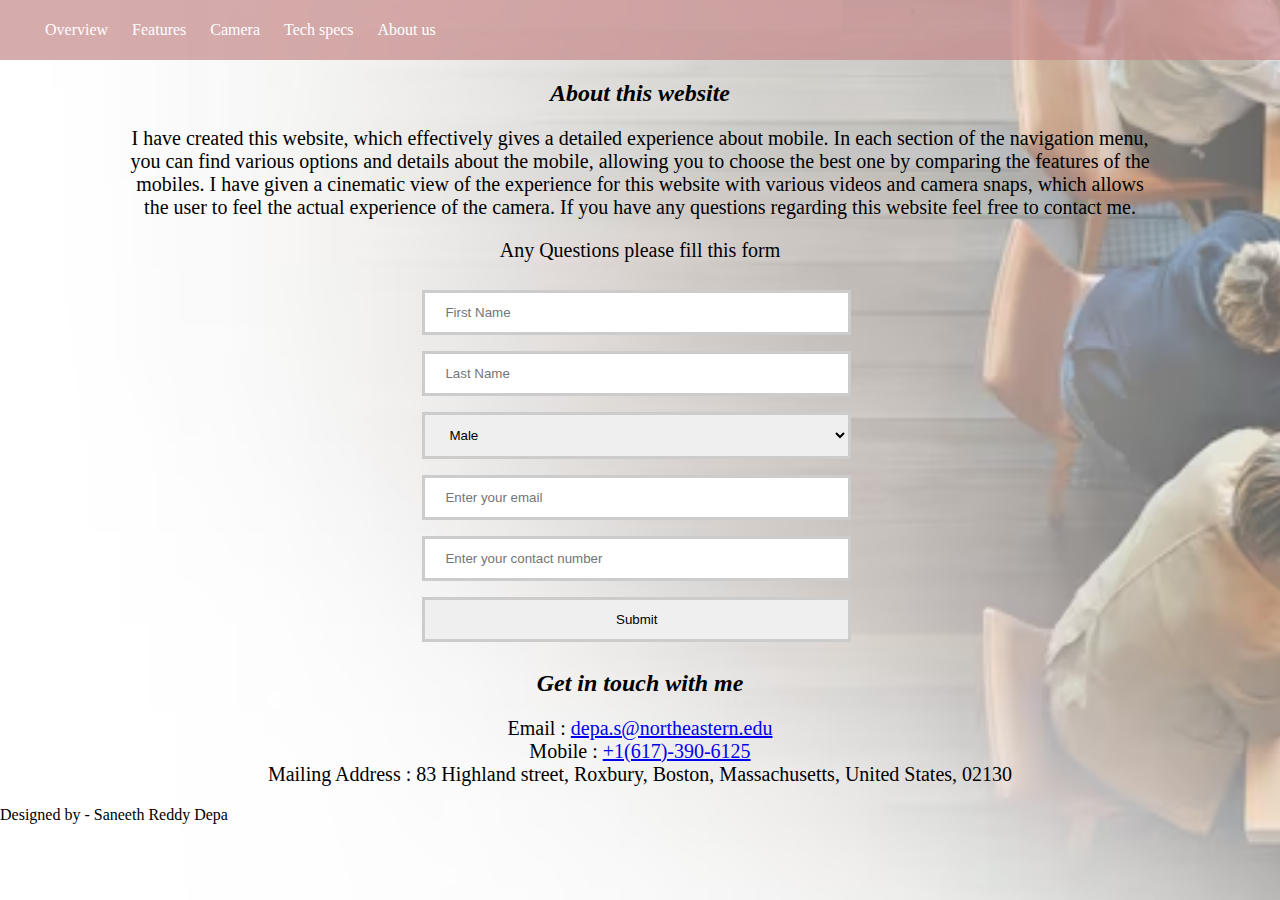
<file: aboutus.html>
<!DOCTYPE html>
<html lang="en">
<head>
    <meta charset="UTF-8">
    <meta name="viewport" content="width=device-width, initial-scale=1.0">
    <title>About Us</title>
     <link rel = "stylesheet" href="aboutus.css">
    <link rel="icon" type="image/jpg" href="pcqr56EXi-removebg-preview.png">
</head>
<body>
    <header class = "header-1">
        <nav class = nav-bar>
            
            <ul>
            <li><a href = "home.html">Overview</a></li>
            <li><a href = "features.html">Features</a></li>
            <li><a href = "camera.html">Camera</a></li>
            <li><a href = "techspec.html">Tech specs</a></li>
            <li><a href = "aboutus.html">About us</a></li>

            </ul>

        </nav> 

    </header>
    <h2>
        About this website
    </h2>
    <p>
        I have created this website, which effectively gives a detailed experience about mobile. In each section of the navigation menu, you can find various options and details about the mobile, allowing you to choose the best one by comparing the features of the mobiles. I have given a cinematic view of the experience for this website with various videos and camera snaps, which allows the user to feel the actual experience of the camera.
        If you have any questions regarding this website feel free to contact me.


    </p>
    <p>
        Any Questions please fill this form 
    </p>
    <form>
    <div class = "container">
        
        <input type ="text" name ="First Name " placeholder="First Name" required>
        <input type ="text" name ="Last Name " placeholder="Last Name"required>
        <select name="gender" >
              <option value="Male">Male</option>
              <option value="Female">Female</option>
              <option value="Prefer not to say">Prefer not to say</option>
            
          </select>
          <input type = "email" name = "email" placeholder = "Enter your email"required>
          <input type ="text" name = "number" placeholder ="Enter your contact number"required>
          <Button type = "submit" name = "submit" class = "submit">Submit</Button>

    </form>
</div>
<div class = "container-2" >
    <h2>
        Get in touch with me 
        

    </h2>
    <p>
        Email : <a href="mailto:depa.s@northeastern.edu" > depa.s@northeastern.edu</a><br>
        Mobile : <a href = tel:+16173906125>+1(617)-390-6125</a><br>
        Mailing Address : 83 Highland street, Roxbury, Boston, Massachusetts, United States, 02130
    </p>
</div>
    
<footer>
    Designed by - Saneeth Reddy Depa
</footer>
    
</body>
</html>
</file>
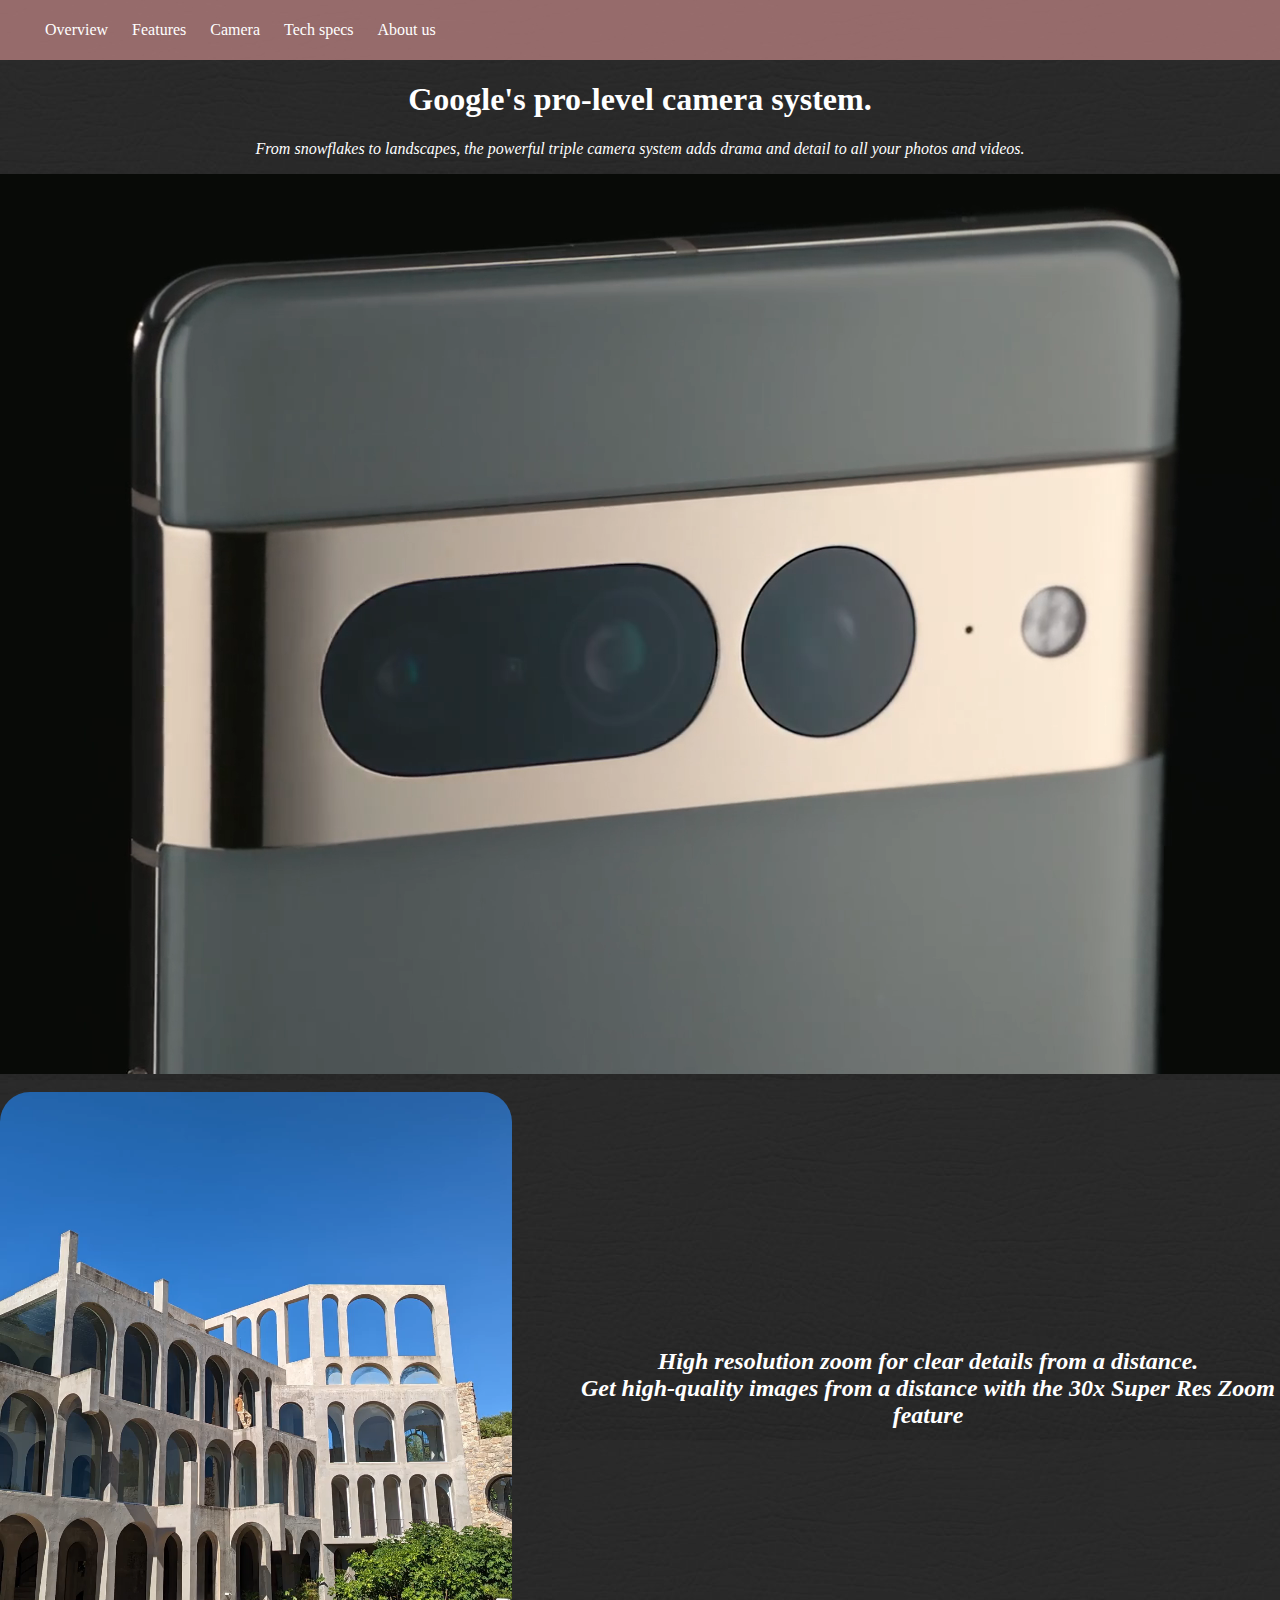
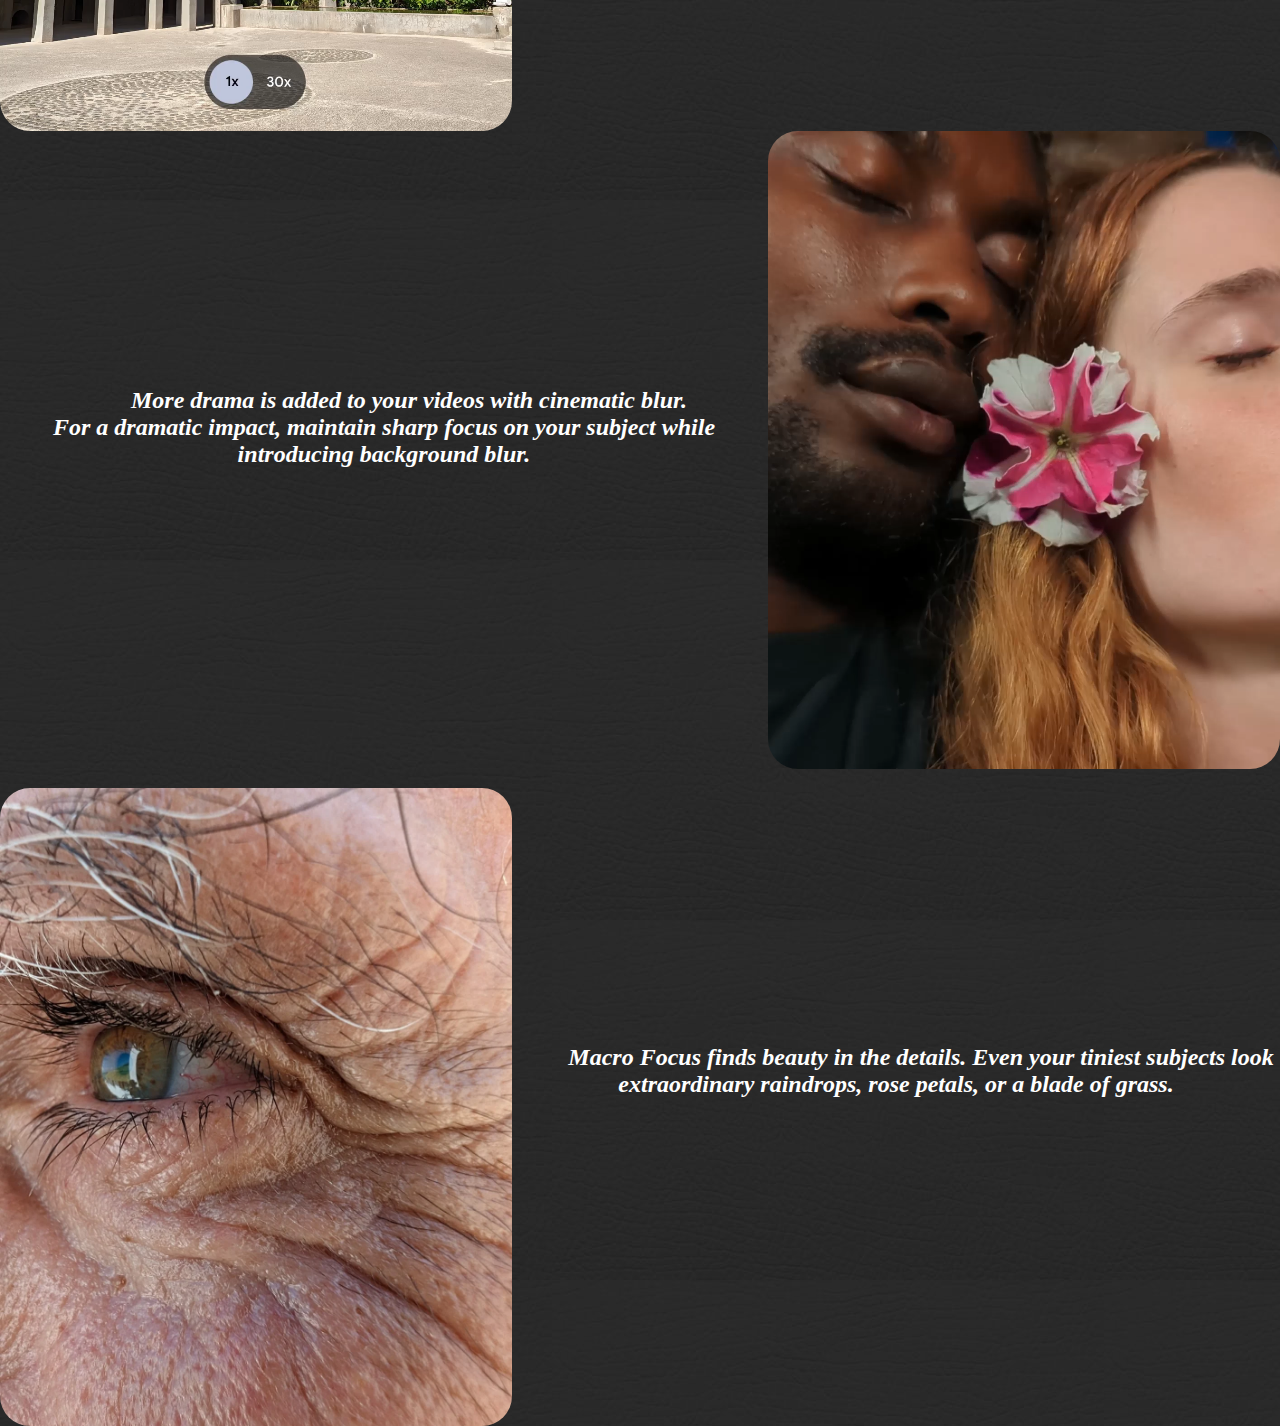
<file: camera.html>
<!DOCTYPE html>
<html lang="en">
<head>
    <meta charset="UTF-8">
    <meta name="viewport" content="width=device-width, initial-scale=1.0">
    <title>Camera</title>
    <link rel = "stylesheet" href="camera.css">
    <link rel="icon" type="image/jpg" href="pcqr56EXi-removebg-preview.png">
</head>
<body>
    <header class = "header-1">
        <nav class = nav-bar>
            
            <ul>
            <li><a href = "home.html">Overview</a></li>
            <li><a href = "features.html">Features</a></li>
            <li><a href = "camera.html">Camera</a></li>
            <li><a href = "techspec.html">Tech specs</a></li>
            <li><a href = "aboutus.html">About us</a></li>

            </ul>

        </nav> 

    </header>
    <h1>
        Google's pro-level camera system.
    </h1>
    <p>
        From snowflakes to landscapes, the powerful triple camera system adds drama and detail to all your photos and videos.
    </p>
    <div class = "container">
        <video autoplay muted loop >
            <source src="camera-video.mp4"  type="video/mp4">

            
            
        </video>
    </div>
    <br>
    <div class="container-2">
    <video autoplay muted loop class ="zoom" >
        <source src="zoom video.mp4"   type="video/mp4">

        
        
    </video>
    <h2 style="margin-top: 20%; font-style: italic; margin-left: 5%;">High resolution zoom for clear details from a distance.<br>
        Get high-quality images from a distance with the 30x Super Res Zoom feature </h2>
    
    </div>
    <div class="container-3">
        <video autoplay muted loop class="video-3" >
            <source src="cinematic.mp4"   type="video/mp4">
    
            
            
        </video>
        <h2 class="h2">More drama is added to your videos with cinematic blur.<br>
            For a dramatic impact, maintain sharp focus on your subject while introducing background blur.</h2>
        
        </div>
        <div class = container-4>
        <image src="macrofocus.webp" class="macrofocus"></image>
        <h2 style="margin-top: 20%;">
            Macro Focus finds beauty in the details.
Even your tiniest subjects look extraordinary raindrops, rose petals, or a blade of grass.
        </h2>
        </div>

    
</body>
</html>
</file>
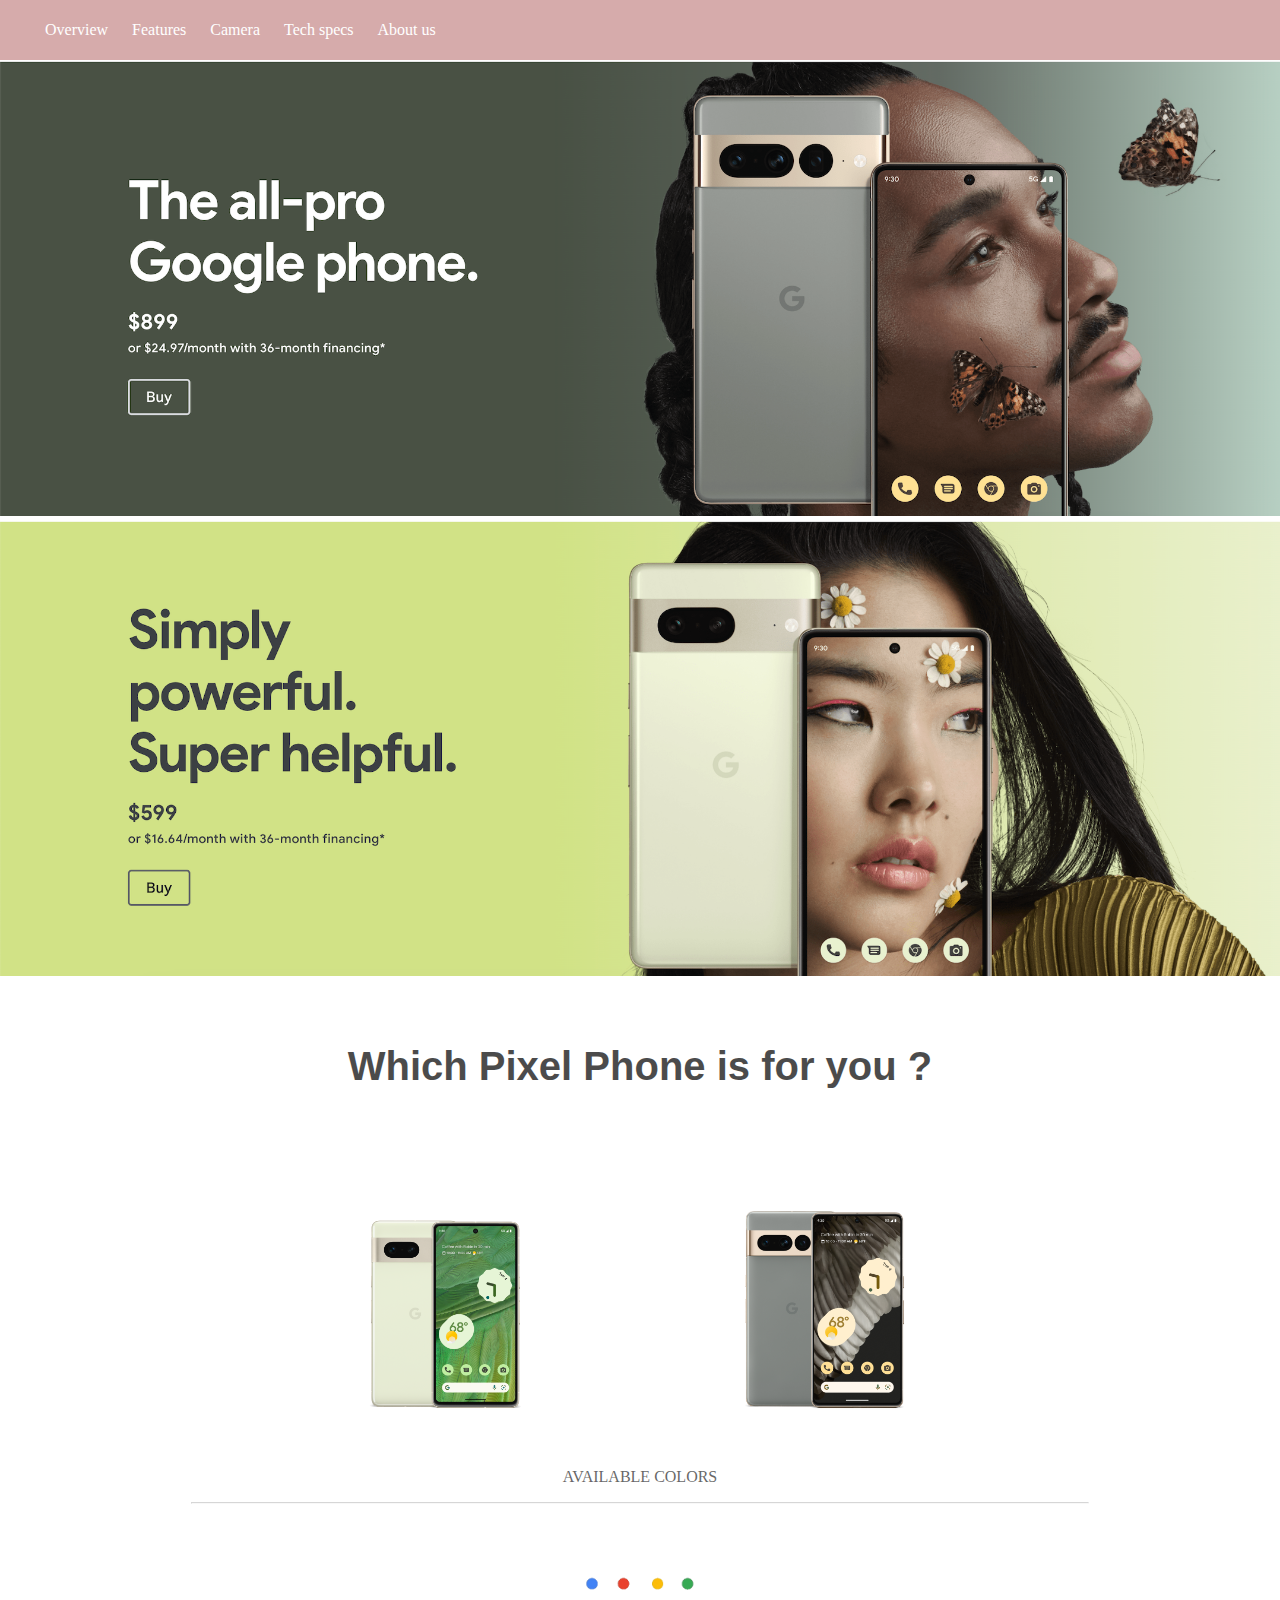
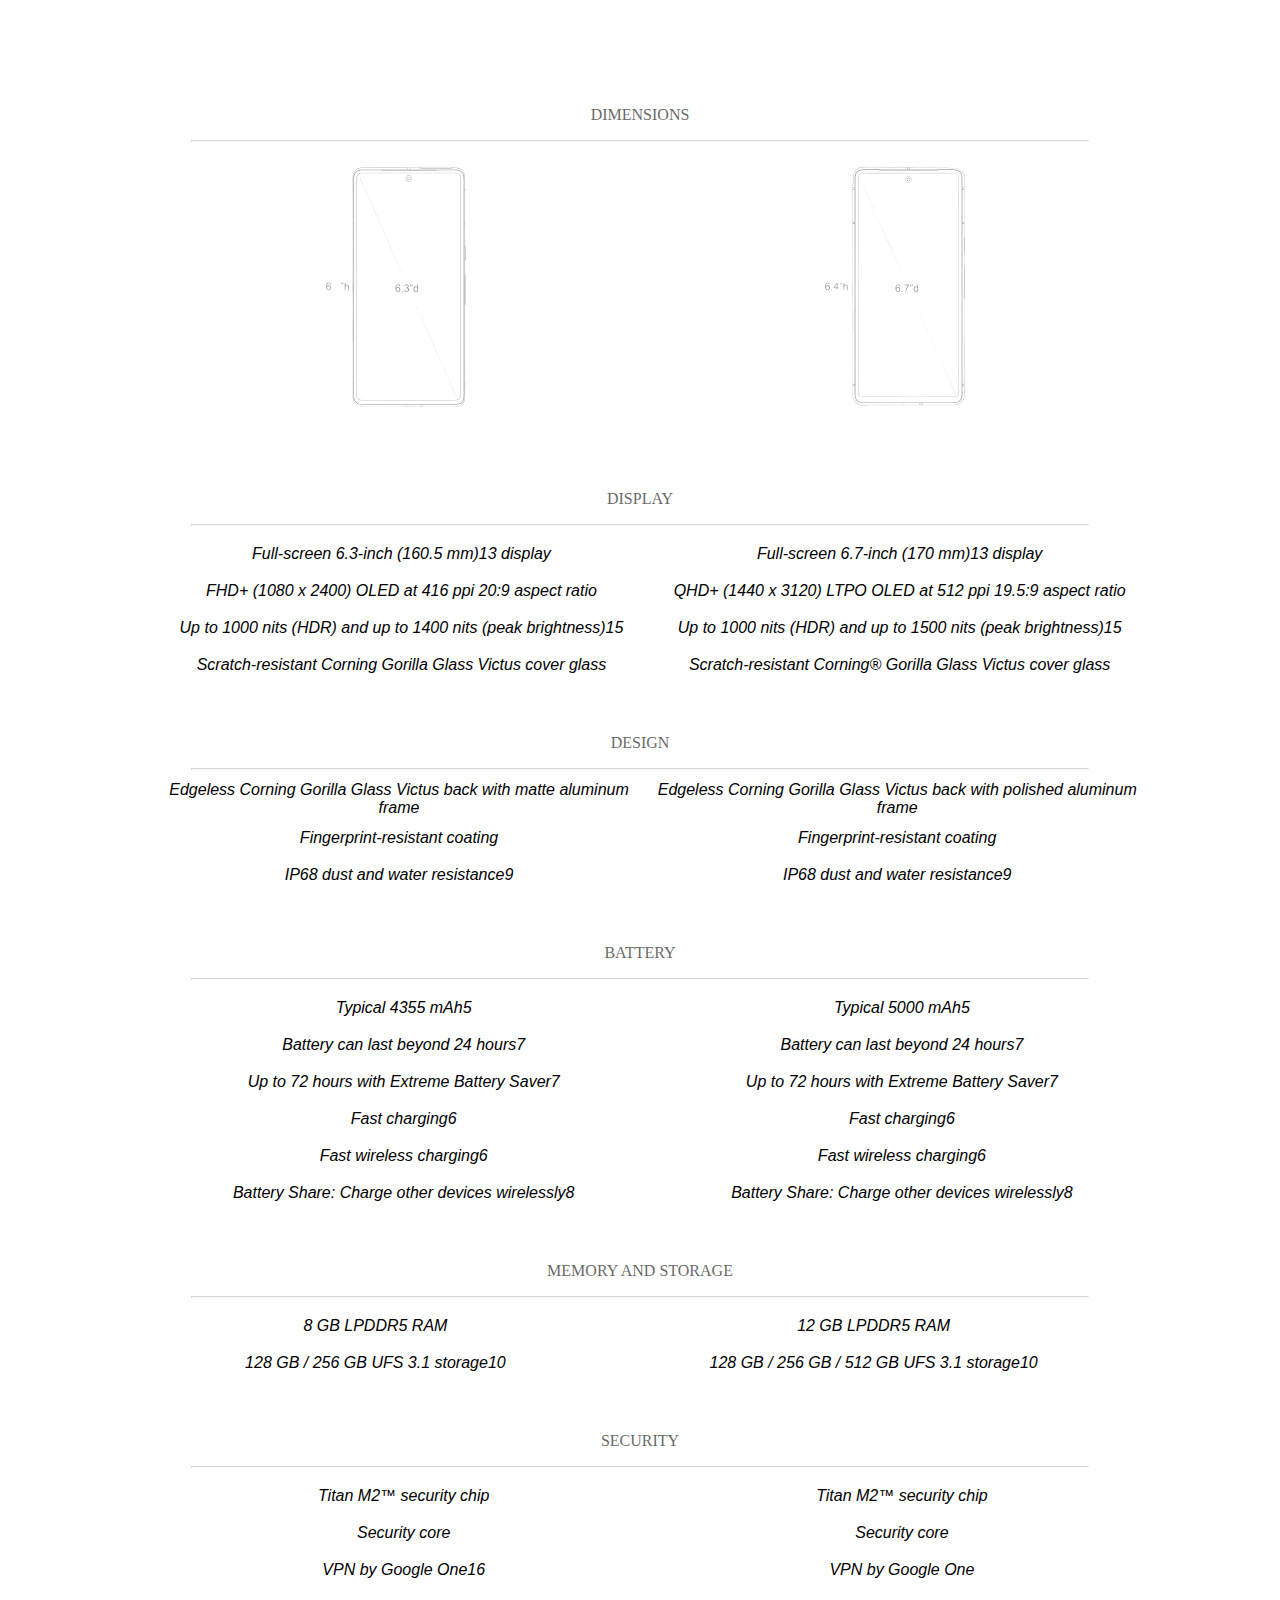
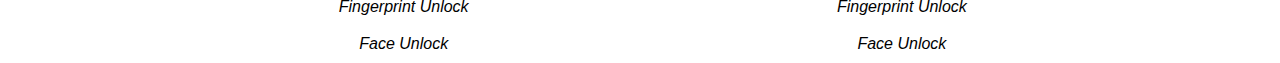
<file: features.html>
<!DOCTYPE html>
<html lang="en">
<head>
    <meta charset="UTF-8">
    <meta name="viewport" content="width=device-width, initial-scale=1.0">
    <title>Features</title>
    <link rel = "stylesheet" href="features.css">
    <link rel="icon" type="image/jpg" href="pcqr56EXi-removebg-preview.png">
</head>
<body>
    
    <header class = "header-1">
        <nav class = nav-bar>
            <ul>
            <li><a href = "home.html">Overview</a></li>
            <li><a href = "features.html">Features</a></li>
            <li><a href = "camera.html">Camera</a></li>
            <li><a href = "techspec.html">Tech specs</a></li>
            <li><a href = "aboutus.html">About us</a></li>

            </ul>

        </nav> 
        

    </header>
    <image src = "main-7pro.png" class="main"></image>
    <image src = "main-7.png" class="main"></image>

   
    <h1>Which Pixel Phone is for you ?</h1>
    
    <div class="container">
        <image src = "pixel 7.webp" class = pixel7 ></image>
        
        <image src = "pixel 7pro.webp" class = pixel7 ></image>
        
   
        
    </div>
    <div class = container-2>
        <p>Available Colors</p>
        <hr>
        <image src = "colors-2-unscreen.gif" class = "colors"></image>
        <p>Dimensions</p>
        <hr>
        <image src = "pixel7-dim-removebg-preview.png" class = "Dimensions"></image>
        <image src = "pixel7pro-dim-removebg-preview.png" class = "Dimensions"></image>
        <p>Display</p>
        <hr>
        <table >
            
    
            <tr>
                <td>
                Full-screen 6.3-inch (160.5 mm)13 display
                </td>
                <td>
                    Full-screen 6.7-inch (170 mm)13 display
                </td>
            </tr>
            <tr>
                <td>
                    FHD+ (1080 x 2400) OLED at 416 ppi
20:9 aspect ratio
                </td>
                <td>
                    QHD+ (1440 x 3120) LTPO OLED at 512 ppi
19.5:9 aspect ratio
                </td>
            </tr>
            <tr>
                <td>
                    Up to 1000 nits (HDR) and up to 1400 nits (peak brightness)15
                </td>
                <td>
                    Up to 1000 nits (HDR) and up to 1500 nits (peak brightness)15
                </td>
            </tr>
            <tr>
                <td>
                    Scratch-resistant Corning Gorilla Glass Victus cover glass
                </td>
                <td>
                    Scratch-resistant Corning® Gorilla Glass Victus cover glass
                </td>
            </tr>

              
        </table>
        <p>Design</p>
        <hr>
        <table>
            <tr>
                <td>
                    Edgeless Corning Gorilla Glass Victus back with matte aluminum frame
                </td>
                <td>
                    Edgeless Corning Gorilla Glass Victus back with polished aluminum frame
                </td>
            </tr>
            <tr>
                <td>
                    Fingerprint-resistant coating
                </td>
                <td>
                    Fingerprint-resistant coating
                </td>

            </tr>
            <tr>
                <td>IP68 dust and water resistance9</td>
                <td>
                    IP68 dust and water resistance9
                </td>
            </tr>
        </table>
        <p>Battery</p>
        <hr>
        <table>
            <tr>
                <td>
                    Typical 4355 mAh5
                </td>
                <td>
                    Typical 5000 mAh5
                </td>
            </tr>
            <tr>
                <td>
                    Battery can last beyond 24 hours7
                </td>
                <td>
                    Battery can last beyond 24 hours7
                </td>
                
                
            </tr>
            <tr>
                <td>
                    Up to 72 hours with Extreme
Battery Saver7
                </td>
                <td>
                    Up to 72 hours with Extreme
Battery Saver7
                </td>
            </tr>
            <tr>
                <td>
                    Fast charging6
                </td>
                <td>
                    Fast charging6
                </td>
            </tr>
            <tr>
                <td>
                    Fast wireless charging6
                </td>
                <td>
                    Fast wireless charging6
                </td>
            </tr>
            <tr>
                <td>
                    Battery Share: Charge other devices wirelessly8
                </td>
                <td>
                    Battery Share: Charge other devices wirelessly8
                </td>
            </tr>
        </table>
        <p>Memory and Storage</p>
        <hr>
        <table>
            <tr>
                <td>
                    8 GB LPDDR5 RAM
                </td>
                <td>
                    12 GB LPDDR5 RAM
                </td>
            </tr>
            <tr>
                <td>
                    128 GB / 256 GB UFS 3.1 storage10
                </td>
                <td>
                    128 GB / 256 GB / 512 GB UFS 3.1 storage10
                </td>

            </tr>
            
        </table>
        <p>Security</p>
        <hr>
        <table>
            <tr>
                <td>
                    Titan M2™ security chip
                </td>
                <td>
                    Titan M2™ security chip
                </td>
            </tr>
            <tr>
                <td>
                    Security core
                </td>
                <td>
                    Security core
                </td>
            </tr>
            <tr>
                <td>
                    VPN by Google One16
                </td>
                <td>
                    VPN by Google One
                </td>
            </tr>
            <tr>
                <td>
                    Fingerprint Unlock
                </td>
                <td>
                    Fingerprint Unlock
                </td>
            </tr>
            <tr>
                <td>
                    Face Unlock
                </td>
                <td>
                    Face Unlock
                </td>
            </tr>
        </table>
        
    </div>
    
    
</body>
</html>
</file>
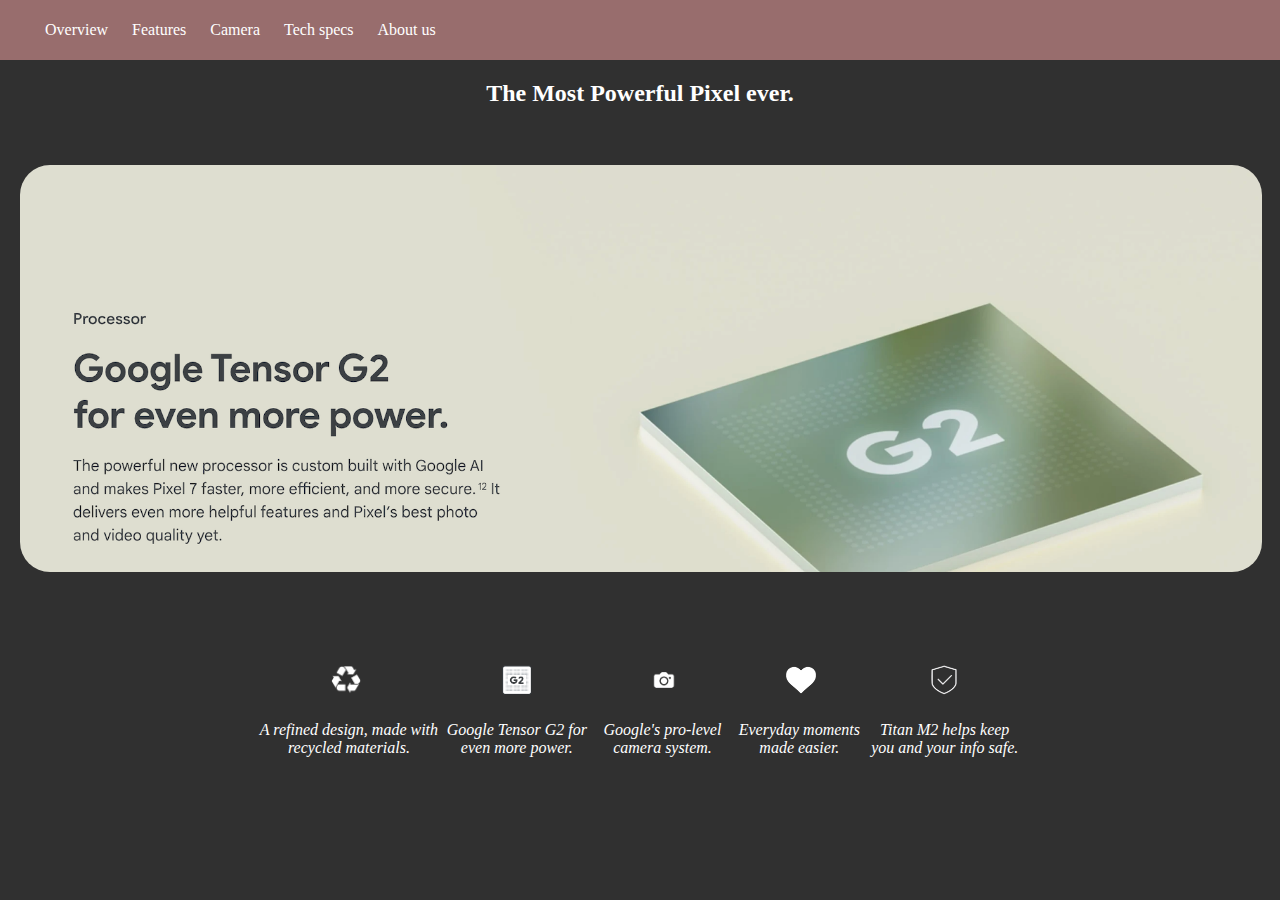
<file: techspec.html>
<!DOCTYPE html>
<html lang="en">
<head>
    <meta charset="UTF-8">
    <meta name="viewport" content="width=device-width, initial-scale=1.0">
    <title>Tech Specs</title>
    <link rel="stylesheet" href="techspecs.css">
    <link rel="icon" type ="image/jpg" href="pcqr56EXi-removebg-preview.png">
</head>
<body>
    <header class = "header-1">
        <nav class = nav-bar>
            
            <ul>
            <li><a href = "home.html">Overview</a></li>
            <li><a href = "features.html">Features</a></li>
            <li><a href = "camera.html">Camera</a></li>
            <li><a href = "techspec.html">Tech specs</a></li>
            <li><a href = "aboutus.html">About us</a></li>

            </ul>

        </nav> 

    </header>
    
    <h2> The Most Powerful Pixel ever.</h2>
    <br>
    <image src="g2processor.png" style="width: 97%; border-radius:30px ;margin:20px;"></image>
    <table>
        <tr>
            <td>
                <image src ="recycle-removebg-preview (1).png" class="icons"></image>
            </td>
            <td>
                <image src ="g2-icon.png" class="icons"></image>
            </td>
            <td>
                <image src ="camera-icon-removebg-preview.png"class="icons"></image>
            </td>
            <td>
                <image src ="heart-removebg-preview.png"class="icons"></image>
            </td>
            <td>
                <image src ="security-removebg-preview.png"class="icons"></image>
            </td>
        </tr>
        <tr>
            <td>
                <p>A refined design, made with recycled materials.</p>
            </td>
            <td>
                <p>Google Tensor G2 for even more power.</p>
            </td>
            <td>
                <p>Google's pro-level camera system.</p>
            </td>
            <td>
                <p>Everyday moments made easier.</p>
            </td>
            <td>
                <p>Titan M2 helps keep you and your info safe.</p>
            </td>
        </tr>
    </table>
   
    
</body>
</html>
</file>
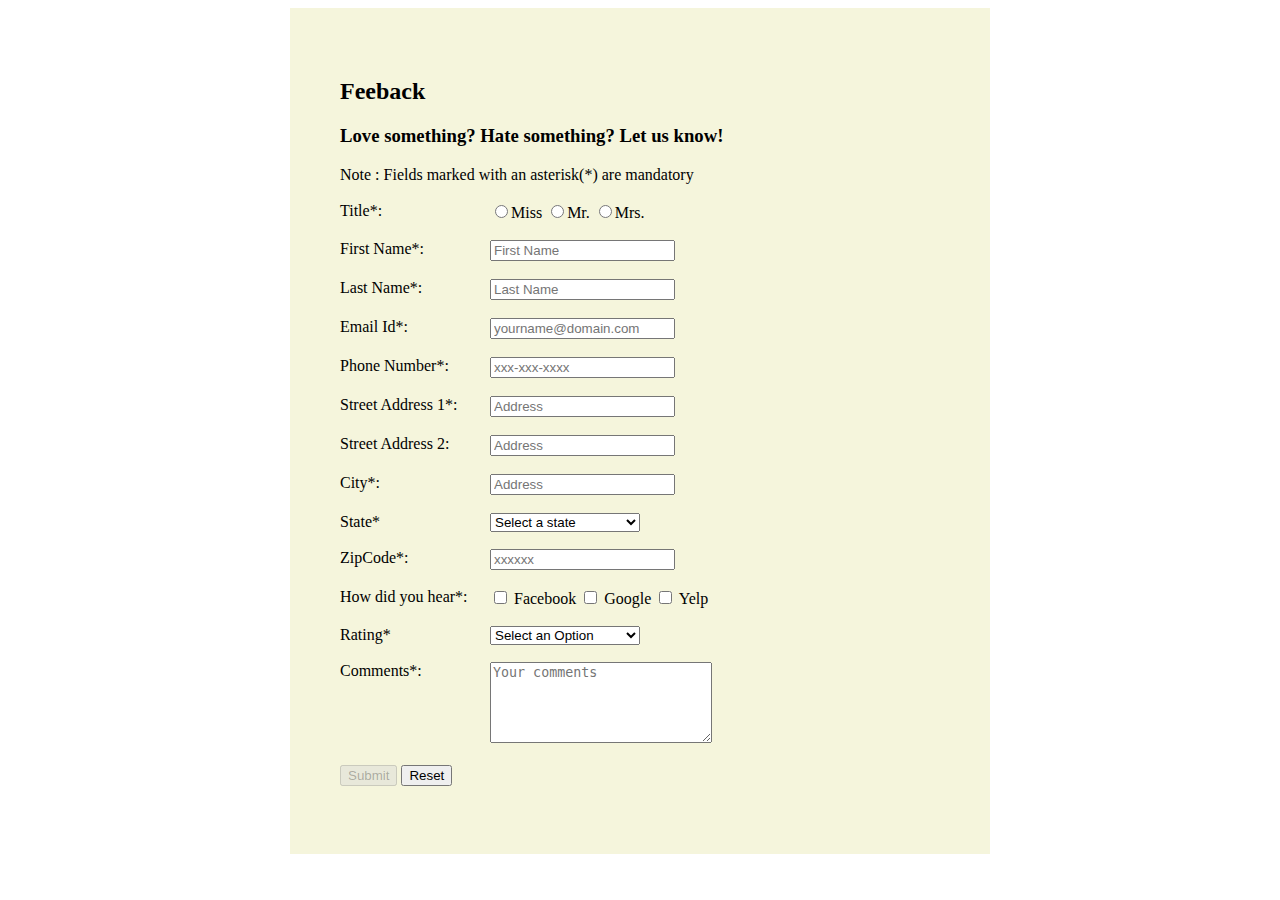
<file: Assignment 4/Form.html>
<!doctype html>
<html lang="en">
 <head>
  <title>Feedback</title>
  <style>
    label {	float: left;
			width: 150px;}
      #container{
          width: 700px;
          margin: auto;
          background-color: beige;
      } 
      main{
          padding: 50px;
      }
	  select {
		float:left;
		width: 150px;
	  }
	  #sourcemsg {
		padding-left: 300px;
	  }

  </style>
 </head>
 <body>
 <div id="container">
	 
	 <main>
	 <h2>Feeback</h2>
	 <h3>Love something? Hate something? Let us know!</h3>
		 Note : Fields marked with an asterisk(*) are mandatory
		 <br><br>
		 <form id ="form"name = "form" method="post" onsubmit ="return validateForm()" >
			<label>Title*:</label>
			<input type="radio" name="title" id="miss" value="Miss." required="required"/>Miss
			<input type="radio" name="title" id="mr" value="Mr." required="required"/>Mr.
			<input type="radio" name="title" id="mrs" value="Mrs." required="required"/>Mrs.
			<br><br>
			<label for="firstName">First Name*:</label>
			<input type="text" name="firstName" id="firstName" placeholder="First Name"required="required" />

			<br><br>
			

			<label for="lastName">Last Name*:</label>
			<input type="text" name="lastName" id="lastName" placeholder="Last Name"required="required" />
			<br><br>
			

			<label for="emailId">Email Id*:</label>
			<input type="text" name="emailId" id="emailId" placeholder="yourname@domain.com"required="required" />
			<br><br>
			

			<label for="phoneNumber">Phone Number*:</label>
			<input type="text" name="phoneNumber" id="phoneNumber" placeholder="xxx-xxx-xxxx" required="required"/>
			<br><br>

			<label for="streetAddress-1">Street Address 1*</Address>:</label>
			<input type="text" name="streetAddress-1" id="streetAddress-1" placeholder="Address" required="required"/>
			<br><br>


			<label for="streetAddress-2">Street Address 2</Address>:</label>
			<input type="text" name="streetAddress-2" id="streetAddress-2" placeholder="Address" />
			<br><br>


			<label for="city">City*</Address>:</label>
			<input type="text" name="city" id="city" placeholder="Address"required="required" />
			<br><br>


		<label for="state">State*</label>
    	<select name="state" id="state" required> 
			<option value="none" selected disabled hidden>Select a state</option>
			<option value="Alabama">Alabama</option> 
			<option value="Alaska">Alaska</option> 
			<option value="Arizona">Arizona</option> 
			<option value="Arkansas">Arkansas</option> 
			<option value="California">California</option> 
			<option value="Colorado">Colorado</option> 
			<option value="Connecticut">Connecticut</option> 
			<option value="Delaware">Delaware</option> 
			<option value="Florida">Florida</option> 
			<option value="Georgia">Georgia</option> 
			<option value="Hawaii">Hawaii</option> 
			<option value="Idaho">Idaho</option> 
			<option value="Illinois">Illinois</option> 
			<option value="Indiana">Indiana</option> 
			<option value="Iowa">Iowa</option> 
			<option value="Kansas">Kansas</option> 
			<option value="Kentucky">Kentucky</option> 
			<option value="Louisiana">Louisiana</option> 
			<option value="Maine">Maine</option> 
			<option value="Maryland">Maryland</option> 
			<option value="Massachusetts">Massachusetts</option> 
			<option value="Michigan">Michigan</option> 
			<option value="Minnesota">Minnesota</option> 
			<option value="Mississippi">Mississippi</option> 
			<option value="Missouri">Missouri</option> 
			<option value="Montana">Montana</option> 
			<option value="Nebraska">Nebraska</option> 
			<option value="Nevada">Nevada</option> 
			<option value="New Hampshire">New Hampshire</option> 
			<option value="New Jersey">New Jersey</option> 
			<option value="New Mexico">New Mexico</option> 
			<option value="New York">New York</option> 
			<option value="North Carolina">North Carolina</option> 
			<option value="North Dakota">North Dakota</option> 
			<option value="Ohio">Ohio</option> 
			<option value="Oklahoma">Oklahoma</option> 
			<option value="Oregon">Oregon</option> 
			<option value="Pennsylvania">Pennsylvania</option> 
			<option value="Rhode Island">Rhode Island</option> 
			<option value="South Carolina">South Carolina</option> 
			<option value="South Dakota">South Dakota</option> 
			<option value="Tennessee">Tennessee</option> 
			<option value="Texas">Texas</option> 
			<option value="Utah">Utah</option> 
			<option value="Vermont">Vermont</option> 
			<option value="Virginia">Virginia</option> 
			<option value="Washington">Washington</option> 
			<option value="West Virginia">West Virginia</option> 
			<option value="Wisconsin">Wisconsin</option> 
			<option value="Wyoming">Wyoming</option> 
		
	
    </select>
	<p id ="statemsg" style ="color: red; display: none;">Select a state</p>
	<br><br>
			
            <label for="zipcode" required="required">ZipCode*:</label>
			<input type="text" name="zipcode" id="zipcode" placeholder="xxxxxx" />
			<br><br>
             
            <label for="zipcode" required="required">How did you hear*:</label>
			<input type='checkbox' name="source" value="facebook" /> Facebook
            <input type='checkbox' name="source" value="google" /> Google
            <input type='checkbox' name="source" value="yelp" /> Yelp 
			<p id="sourcemsg" style="color: red; display: none;">Select option</p>
			<br><br> 



			<label for="rating">Rating*</label> 
			
    <select name="rating" id="rating" onchange="createCheckboxes()" required> 
		<option value="none" selected disabled hidden>Select an Option</option>
        <option value="1 star">1 star  &#128545</option> 
        <option value="2 stars">2 stars &#128529</option> 
        <option value="3 stars">3 stars &#128515</option> 
        <option value="4 stars">4 stars &#128523</option> 
		<option value="5 stars">5 stars &#128525</option> 
		
    </select>
	<p id ="ratingmsg" style ="color: red; display: none;">Select rating</p>
	<br><br>
	<div id="checkboxesContainer">
		
	</div>
             
			<label for="comments" required="required">Comments*:</label>
			<textarea name="text" id="comments" placeholder="Your comments" rows="5" cols="25" required="required"></textarea>
			<br><br>
			<input type="Submit" id="submitButton" value = Submit disabled>
			<input type="Reset">
			<br><br>
		 </form>
	 </main>
 </div>
 
    
    <div id="tableContainer" style="display: none;">
        <table border="5" width ="100%" id="formData">
            <thead>
                <tr>
                    <th>Name</th>
                    <th>Email</th>
                    <th>Phone Number</th>
                    <th>Street Address-1</th>
                    <th>Street Address-2</th>
                    <th>City</th>
                    <th>State</th>
                    <th>Zipcode</th>
                    <th>How did You Hear</th>
                    <th>Rating</th>
                    <th>Comments</th>
                </tr>
            </thead>
            <tbody></tbody>
        </table>
    </div>
</div>
 



 

 <script>
	
var valid = false;
	document.getElementById("firstName").addEventListener("keyup", function() {
    var firstName = this.value;
    var specialCharacters = /[!@#$%^&*()_+{}\[\]:;<>,.?~\\]/;
    
    if (firstName.length < 4 || specialCharacters.test(firstName) || firstName.length>10) {
		this.style.color = "red";
		valid = false;
    } else {
       
		this.style.color = "black";
		valid = true;
    }
});


document.getElementById("lastName").addEventListener("keyup", function() {
    var lastName = this.value;
    var specialCharacters = /[!@#$%^&*()_+{}\[\]:;<>,.?~\\]/;
    if (lastName.length < 3 || specialCharacters.test(lastName) || lastName.length>10) {
		this.style.color = "red";
		valid = false;
    } else {
       
		this.style.color = "black";
		valid = true;
    }
});



document.getElementById("emailId").addEventListener("keyup", function() {
    var email = this.value;
	var emailregex = /[A-Za-z0-9._%+-]+@northeastern\.edu$/;
    if (!emailregex.test(email)) {
		this.style.color = "red";
		valid = false;
    } else {
       
		this.style.color = "black";
		valid = true;
    }
});



document.getElementById("phoneNumber").addEventListener("keyup", function() {
    var number = this.value;
	var numberregex = /^[\+]?[(]?[0-9]{3}[)]?[-\s\.]?[0-9]{3}[-\s\.]?[0-9]{4,6}$/;
    if (!numberregex.test(number)) {
		this.style.color = "red";
		valid = false;
    } else {
       
		this.style.color = "black";
		valid = true;
    }
});



document.getElementById("streetAddress-1").addEventListener("keyup", function() {
    var address = this.value;
	
    if (address.length > 30 || address.length < 10) {
		this.style.color = "red";
		valid = false;
    } else {
       
		this.style.color = "black";
		valid = true;
    }
});



// document.getElementById("streetAddress-2").addEventListener("keyup", function() {
//     var address = this.value;
	
//     if (address.length > 30 || address.length < 10) {
// 		this.style.color = "red";
// 		valid = false;
//     } else {
       
// 		this.style.color = "black";
// 		valid = true;
//     }
// });



document.getElementById("city").addEventListener("keyup", function() {
    var city = this.value;
	
    if (city.length > 15 || city.length < 4) {
		this.style.color = "red";
		valid = false;
    } else {
       
		this.style.color = "black";
		valid = true;
    }
});



document.getElementById("zipcode").addEventListener("keyup", function() {
    var zip = this.value;
	var zipregex=/^\d{5}(?:[-\s]\d{4})?$/;
    if (!zipregex.test(zip)) {
		this.style.color = "red";
		valid = false;
    } else {
       
		this.style.color = "black";
		valid = true;
    }
});
document.getElementById("state").addEventListener("change", function () {

    document.getElementById("statemsg").style.display = "none";
});
document.getElementById("rating").addEventListener("change", function () {

    document.getElementById("ratingmsg").style.display = "none";
});
var source = document.querySelectorAll('input[name="source"]');
source.forEach(function (checkbox) {
    checkbox.addEventListener("change", function () {
        
        document.getElementById("sourcemsg").style.display = "none";
    });
});

function createCheckboxes() {
            var rating = document.getElementById("rating");
            var checkboxesContainer = document.getElementById("checkboxesContainer");
            checkboxesContainer.innerHTML = "";

            var ratingvalue = rating.value;

            if (ratingvalue === "1 star") {
                
                createCheckbox("foodisworst", "Food is worst");
                createCheckbox("noservices", "No services");
				

            }
			else if(ratingvalue === "2 stars") {
				createCheckbox("noambience", "No decent ambience");
				createCheckbox("foodisnotgood", "Food is Not so good");


			}
			else if(ratingvalue ==="3 stars"){
				createCheckbox("Canimprove", "Taste can be improved");
				createCheckbox("improveservice", "Improve your service");
			}
			else if(ratingvalue ==="4 stars"){
				createCheckbox("good", "Food is good");
				createCheckbox("peacefull", "Peacefull ambience");
			}


			else if(ratingvalue ==="5 stars"){
				createCheckbox("excellent", "Food is Excellent");
				createCheckbox("great", "Great Hospitality");
			}
        }

        function createCheckbox(id, labelContent) {
    var checkbox = document.createElement("input");
    checkbox.type = "checkbox";
    checkbox.name = "comments";
    checkbox.id = id;

    var label = document.createElement("label");
    label.htmlFor = id;
    label.appendChild(document.createTextNode(labelContent));

    var textBox = document.createElement("input");
    textBox.type = "text";
    textBox.name = "commentText";
    textBox.id = id + "-text"; 
    textBox.placeholder = "Add your comment here";
    textBox.style.display = "none"; 

    checkboxesContainer.appendChild(checkbox);
    checkboxesContainer.appendChild(label);
    checkboxesContainer.appendChild(textBox); 

    checkboxesContainer.appendChild(document.createElement("br"));

    
    checkbox.addEventListener("change", function () {
        var textId = this.id + "-text";
        var textBox = document.getElementById(textId);
        textBox.style.display = this.checked ? "inline-block" : "none";
    });
}
	
function displayFormData() {
    var tableContainer = document.getElementById("tableContainer");
    var formDataTable = document.getElementById("formData").getElementsByTagName('tbody')[0];

    var newRow = formDataTable.insertRow();

    var name = document.getElementById("firstName").value + " " + document.getElementById("lastName").value;
    var email = document.getElementById("emailId").value;
    var phoneNumber = document.getElementById("phoneNumber").value;
    var address1 = document.getElementById("streetAddress-1").value;
    var address2 = document.getElementById("streetAddress-2").value;
    var city = document.getElementById("city").value;
    var state = document.getElementById("state").value;
    var zipcode = document.getElementById("zipcode").value;
    var howYouHear = Array.from(document.querySelectorAll('input[name="source"]:checked')).map(checkbox => checkbox.value).join(', ');
    var rating = document.getElementById("rating").value;
    var comments = document.getElementById("comments").value;

    
    var selectedCheckboxes = Array.from(document.querySelectorAll('#checkboxesContainer input[type="checkbox"]:checked'));
    var selectedComments = selectedCheckboxes.map(checkbox => {
        var textInputId = checkbox.id + "-text";
        return document.getElementById(textInputId).value;
    });

  
    var selectedOptionsString = selectedCheckboxes.map((checkbox, index) => {
        return checkbox.nextElementSibling.textContent + ": " + selectedComments[index];
    }).join(', ');

    newRow.insertCell(0).innerHTML = name;
    newRow.insertCell(1).innerHTML = email;
    newRow.insertCell(2).innerHTML = phoneNumber;
    newRow.insertCell(3).innerHTML = address1;
    newRow.insertCell(4).innerHTML = address2;
    newRow.insertCell(5).innerHTML = city;
    newRow.insertCell(6).innerHTML = state;
    newRow.insertCell(7).innerHTML = zipcode;
    newRow.insertCell(8).innerHTML = howYouHear;
    newRow.insertCell(9).innerHTML = rating;
    newRow.insertCell(10).innerHTML = comments + '<br>' + selectedOptionsString;

    tableContainer.style.display = "block";
}



document.getElementById("submitButton").addEventListener("click", function (event) {
    event.preventDefault();
    displayFormData();
	document.getElementById("form").reset();

});
function updateSubmitButton() {
        var submitButton = document.getElementById("submitButton");
        var form = document.getElementById("form");

        if (form.checkValidity() && valid) { 
            submitButton.disabled = false;
        } else {
            submitButton.disabled = true;
        }
    }
	function checkInputValidity(input) {
    if (input.style.color === "red") {
        return false;
    }
    return true;
}



    
    var formElements = document.querySelectorAll("input, select, textarea");
    formElements.forEach(function (element) {
        element.addEventListener("input", updateSubmitButton);
    });


		
	
 </script>
 </body>
</html>
</file>
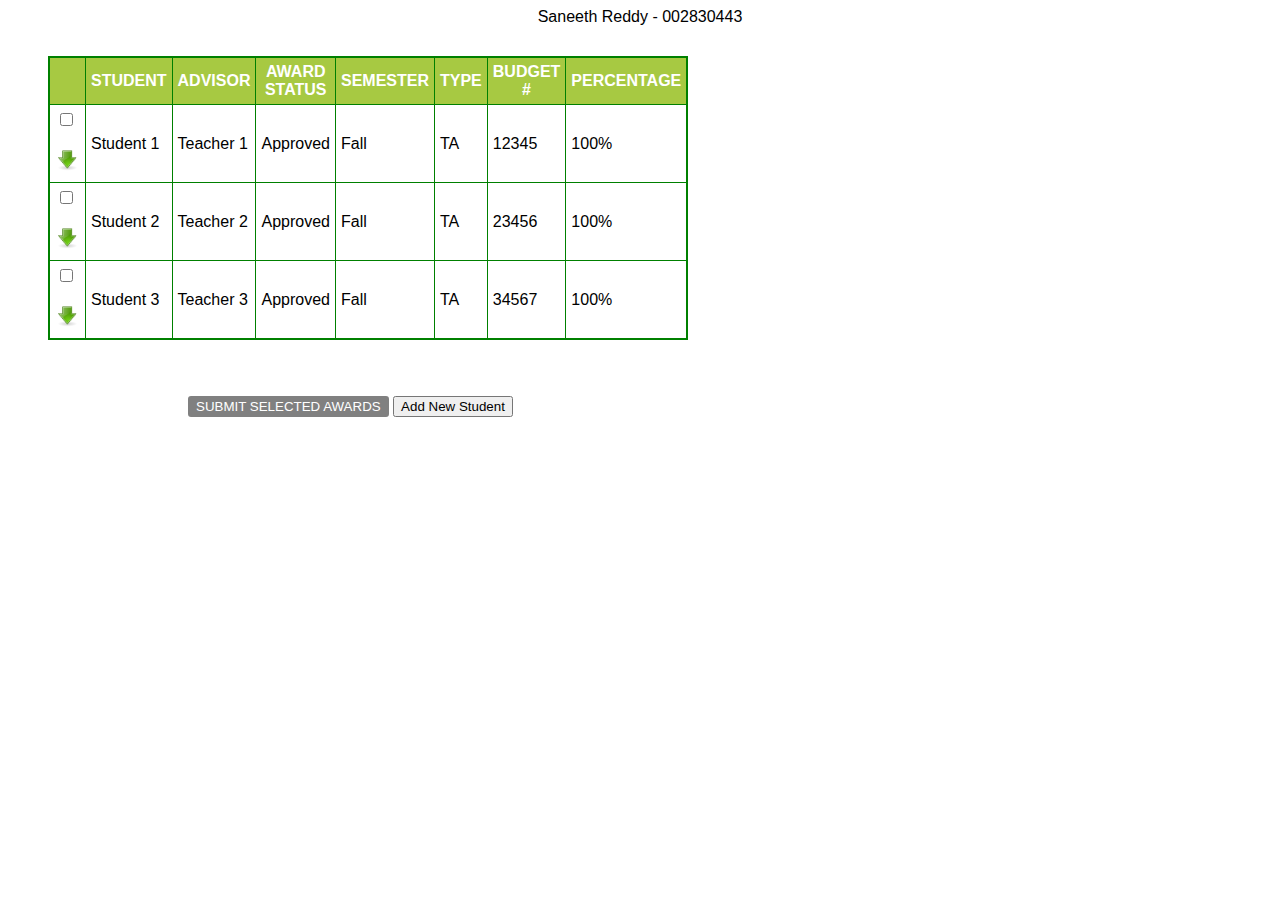
<file: Assignment-3/table.html>
<!DOCTYPE html>

<!-- Also read chapter 9 from slides - Regular Expressions -->

<html>
<head>
	<title>Table CheckList</title>
	<link rel="stylesheet" type="text/css" href="table.css">
	<link rel="stylesheet" type="text/css" href="style.css">
	
</head>
<body>
	<div id="studentInfo" style="text-align: center;"></div>
	
	<table id="myTable">
		<tr>
			<th></th>
			<th>STUDENT</th>
			<th>ADVISOR</th>
			<th>AWARD<br/>STATUS</th>
			<th>SEMESTER</th>
			<th>TYPE</th>
			<th>BUDGET<br />#</th>
			<th>PERCENTAGE</th>
			<th class="delete-header" >DELETE</th> 
			<th class="edit-header" >EDIT</th> 
			
		</tr>
		<tr>
			<td><input type="checkbox"  data-edit="false" data-delete="false" onchange="handleCheckboxChange(this)" /><br /><br /><img src="down.png"onclick="toggleDropdown(this)" width="25px" /></td>
			<td>Student 1</td>
			<td>Teacher 1</td>
			<td>Approved</td>
			<td>Fall</td>
			<td>TA</td>
			<td>12345</td>
			<td>100%</td>
			<td class="action-cell" style="display: none;">
                <button class="delete-button" onclick="deleteRow(this)">Delete</button>
                <button class="edit-button" onclick="editRow(this)">Edit</button>
            </td>
			
		</tr>
		<tr class="dropDownTextArea"><td colspan="8">
			Advisor:<br /><br />
			Award Details<br />
			Summer 1-2014(TA)<br />
			Budget Number: <br />
			Tuition Number: <br />
			Comments:<br /><br /><br />
			Award Status:<br /><br /><br />
		</td></tr>
		<tr >
			<td><input type="checkbox" data-edit="false" data-delete="false" onchange="handleCheckboxChange(this)"  /><br /><br /><img src="down.png"onclick="toggleDropdown(this)" width="25px" /></td>
			<td>Student 2</td>
			<td>Teacher 2</td>
			<td>Approved</td>
			<td>Fall</td>
			<td>TA</td>
			<td>23456</td>
			<td>100%</td>
			<td class="action-cell" style="display: none;">
                <button class="delete-button" onclick="deleteRow(this)">Delete</button>
                <button class="edit-button" onclick="editRow(this)">Edit</button>
            </td>
			
		</tr>
		<tr class="dropDownTextArea"><td colspan="8">
			Advisor:<br /><br />
			Award Details<br />
			Summer 1-2014(TA)<br />
			Budget Number: <br />
			Tuition Number: <br />
			Comments:<br /><br /><br />
			Award Status:<br /><br /><br />
		</td></tr>
		<tr>
			<td><input type="checkbox" data-edit="false" data-delete="false" onchange="handleCheckboxChange(this)"   /><br /><br /><img src="down.png" onclick="toggleDropdown(this)"width="25px" /></td>
			<td>Student 3</td>
			<td>Teacher 3</td>
			<td>Approved</td>
			<td>Fall</td>
			<td>TA</td>
			<td>34567</td>
			<td>100%</td>
			<td class="action-cell" style="display: none;">
                <button class="delete-button" onclick="deleteRow(this)">Delete</button>
                <button class="edit-button" onclick="editRow(this)">Edit</button>
            </td>
			
		</tr>
		<tr class="dropDownTextArea"><td colspan="8">
			Advisor:<br /><br />
			Award Details<br />
			Summer 1-2014(TA)<br />
			Budget Number: <br />
			Tuition Number: <br />
			Comments:<br /><br /><br />
			Award Status:<br /><br /><br />
		</td></tr>
		<tr id="studentTemplate"  data-edit="false" data-delete="false" class="dropDownTextArea">
			<td><input type="checkbox" /><br /><br /><img src="down.png" width="25px" /></td>
			<td>Student Placeholder</td>
			<td>Teacher Placeholder</td>
			<td>Approved</td>
			<td>Fall</td>
			<td>TA</td>
			<td>Budget Placeholder</td>
			<td>Percentage Placeholder</td>
			<td class="delete-cell" style="display: none;">
				<button class="delete-button" onclick="deleteRow(this)">Delete</button>
			</td>
			<td class="edit-cell" style="display: none;">
				<button class="edit-button" onclick="editRow(this)">Edit</button>
			</td>
		</tr>
		
	</table>
	

	<br /><br />
	
	<button id="button" disabled>SUBMIT SELECTED AWARDS</button>
	<button id="add">Add New Student</button>

	<nav class="socialmediaicons"></nav>
	<script src="script.js"></script>
	
</body>
</html>
</file>
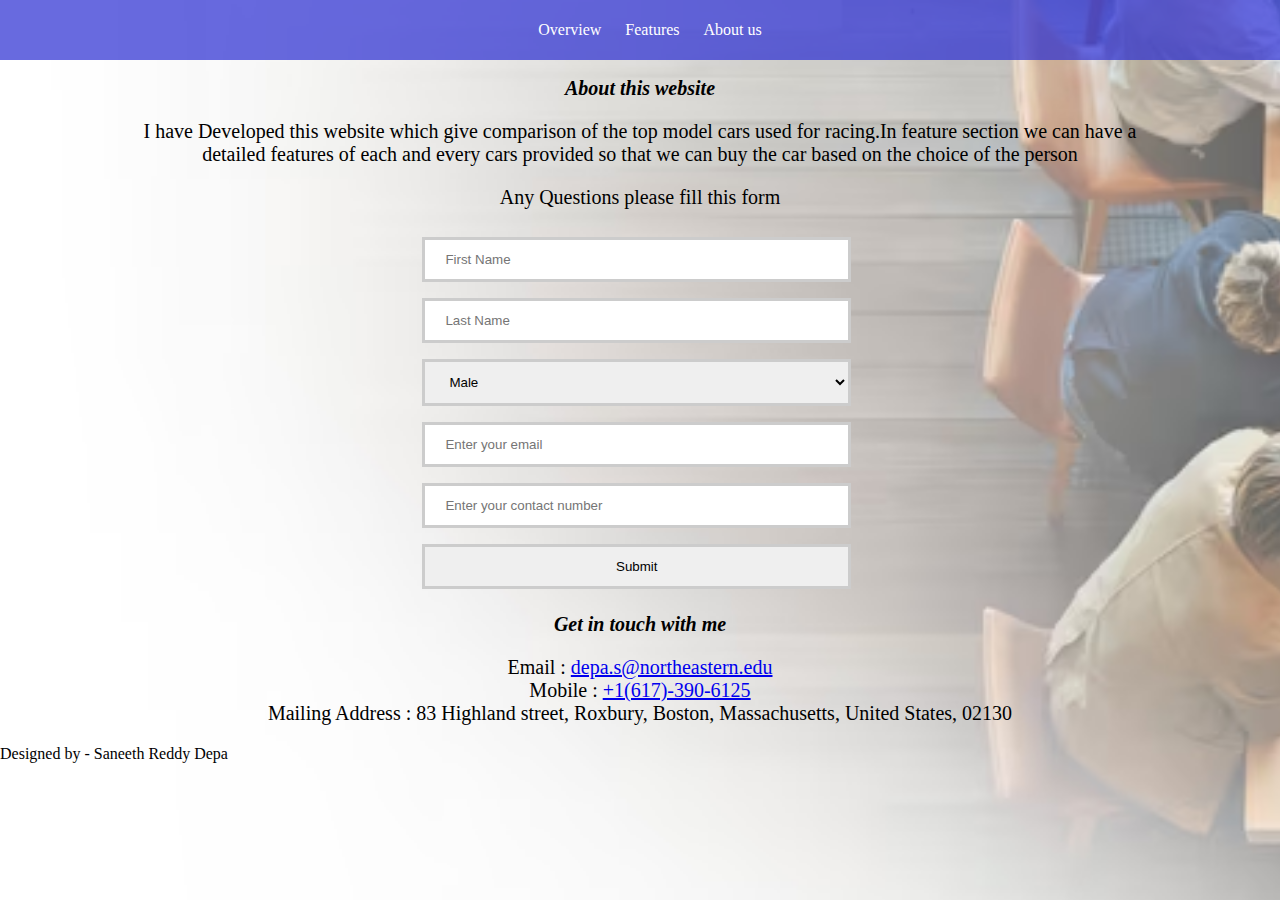
<file: web-assignment5/aboutus.html>
<!DOCTYPE html>
<html lang="en">
<head>
    <meta charset="UTF-8">
    <meta name="viewport" content="width=device-width, initial-scale=1.0">
    <title>About Us</title>
     <link rel = "stylesheet" href="css/aboutus.css">
    <link rel="icon" type="image/jpg" href="pcqr56EXi-removebg-preview.png">
</head>
<body>
    <header class = "header-1">
        <nav class = nav-bar>
            
            <ul>
            <li><a href = "home.html">Overview</a></li>
            <li><a href = "features.html">Features</a></li>
            
            <li><a href = "aboutus.html">About us</a></li>

            </ul>

        </nav> 

    </header>
    <h2>
        About this website
    </h2>
    <p>
        I have Developed this website which give comparison of the top model cars used for
 racing.In feature section we can have a detailed features of each and every cars 
 provided so that we can buy the car based on the choice of the person


    </p>
    <p>
        Any Questions please fill this form 
    </p>
    <form>
    <div class = "container">
        
        <input type ="text" name ="First Name " placeholder="First Name" required>
        <input type ="text" name ="Last Name " placeholder="Last Name"required>
        <select name="gender" >
              <option value="Male">Male</option>
              <option value="Female">Female</option>
              <option value="Prefer not to say">Prefer not to say</option>
            
          </select>
          <input type = "email" name = "email" placeholder = "Enter your email"required>
          <input type ="text" name = "number" placeholder ="Enter your contact number"required>
          <Button type = "submit" name = "submit" class = "submit">Submit</Button>

    </form>
</div>
<div class = "container-2" >
    <h2>
        Get in touch with me 
        

    </h2>
    <p>
        Email : <a href="mailto:depa.s@northeastern.edu" > depa.s@northeastern.edu</a><br>
        Mobile : <a href = tel:+16173906125>+1(617)-390-6125</a><br>
        Mailing Address : 83 Highland street, Roxbury, Boston, Massachusetts, United States, 02130
    </p>
</div>
    
<footer>
    Designed by - Saneeth Reddy Depa
</footer>
    
</body>
</html>
</file>
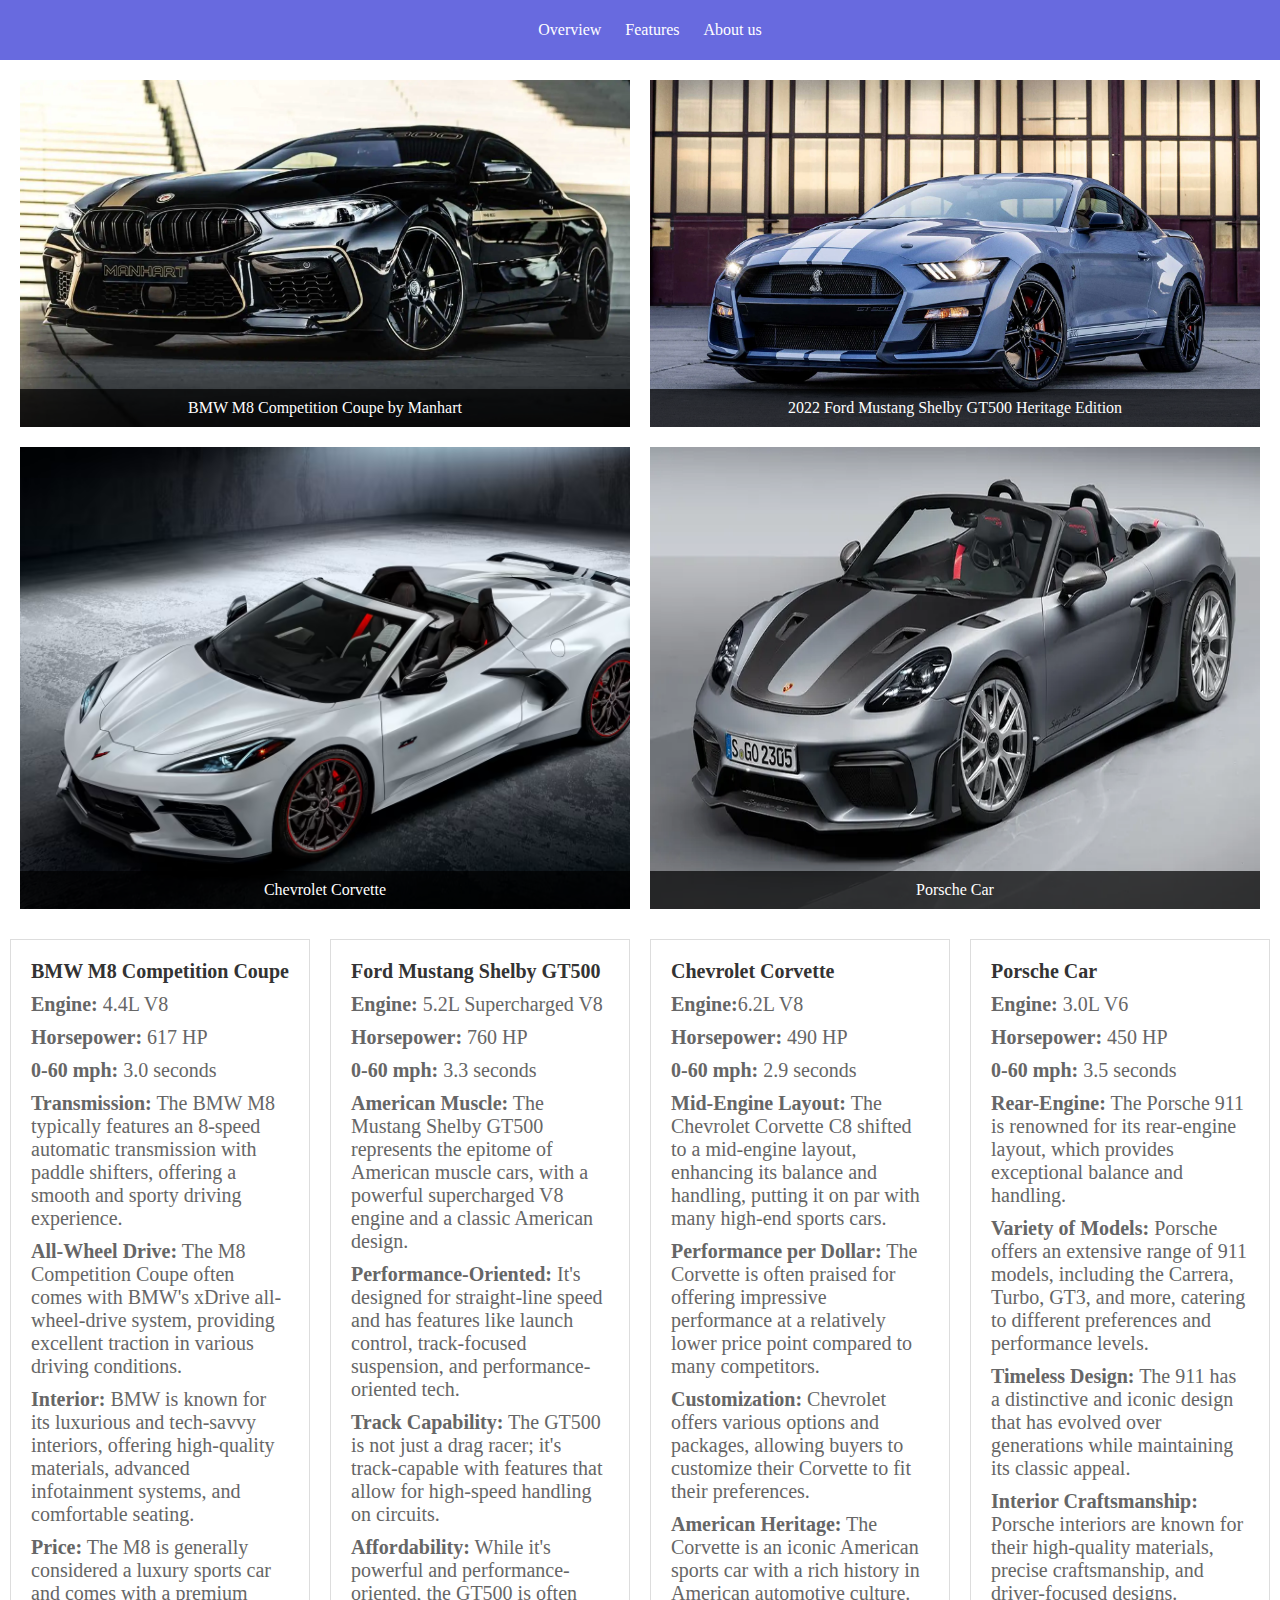
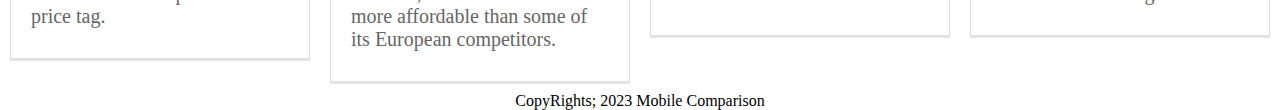
<file: web-assignment5/features.html>
<!DOCTYPE html>
<html lang="en">
<head>
    <meta charset="UTF-8">
    <meta name="viewport" content="width=device-width, initial-scale=1.0">
    <title>Features</title>
    <link rel = "stylesheet" href="css/features.css">
    <link rel="icon" type="image/jpg" href="pcqr56EXi-removebg-preview.png">
</head>
<body>
    
    <header class = "header-1">
        <nav class = nav-bar>
            <ul>
            <li><a href = "home.html">Overview</a></li>
            <li><a href = "features.html">Features</a></li>
            
            <li><a href = "aboutus.html">About us</a></li>

            </ul>

        </nav> 
        

    </header>
    <div class="image-grid">
        <div class="image-container">
            <img src="bmw-m8-competition-coupe-by-manhart.webp" class="main" alt="Car 1">
            <div class="caption">BMW M8 Competition Coupe by Manhart</div>
        </div>
    
        <div class="image-container">
            <img src="2022-Ford-Mustang-Shelby-GT500-Heritage-Edition-14.webp" class="main" alt="Car 2">
            <div class="caption">2022 Ford Mustang Shelby GT500 Heritage Edition</div>
        </div>
    
        <div class="image-container">
            <img src="corvette.avif" class="main" alt="Car 3">
            <div class="caption">Chevrolet Corvette</div>
        </div>
    
        <div class="image-container">
            <img src="porsha.webp" class="main" alt="Car 4">
            <div class="caption">Porsche Car</div>
        </div>
    </div>

   
    <div class="comparison-container">
        <div id="bmw" class="comparison-item">
            
            <h2>BMW M8 Competition Coupe</h2>
            <ul>
                <li><b>Engine:</b> 4.4L V8</li>
                <li><b>Horsepower:</b> 617 HP</li>
                <li><b>0-60 mph:</b> 3.0 seconds</li>
                <li><b>Transmission:</b> The BMW M8 typically features an 8-speed automatic transmission with paddle shifters, offering a smooth and sporty driving experience.</li>
                  <li> <b>All-Wheel Drive:</b>  The M8 Competition Coupe often comes with BMW's xDrive all-wheel-drive system, providing excellent traction in various driving conditions.</li>
                  <li> <b>Interior:</b>  BMW is known for its luxurious and tech-savvy interiors, offering high-quality materials, advanced infotainment systems, and comfortable seating.</li>
                  <li> <b>Price:</b>  The M8 is generally considered a luxury sports car and comes with a premium price tag.</li>
            </ul>
        </div>
    
        <div id = "ford" class="comparison-item">
            <h2>Ford Mustang Shelby GT500</h2>
            <ul>
                <li><b>Engine:</b> 5.2L Supercharged V8</li>
                <li><b>Horsepower:</b> 760 HP</li>
                <li><b>0-60 mph:</b> 3.3 seconds</li>
                <li><b>American Muscle:</b> The Mustang Shelby GT500 represents the epitome of American muscle cars, with a powerful supercharged V8 engine and a classic American design.</li>
                <li><b>Performance-Oriented:</b> It's designed for straight-line speed and has features like launch control, track-focused suspension, and performance-oriented tech.</li>
                <li><b>Track Capability:</b> The GT500 is not just a drag racer; it's track-capable with features that allow for high-speed handling on circuits.</li>
                <li><b>Affordability:</b> While it's powerful and performance-oriented, the GT500 is often more affordable than some of its European competitors.</li>
                
            </ul>
        </div>
    
        <div id = "corvette" class="comparison-item">
            <h2>Chevrolet Corvette</h2>
            <ul>
                <li><b>Engine:</b>6.2L V8</li>
                <li><b>Horsepower:</b> 490 HP</li>
                <li><b>0-60 mph:</b> 2.9 seconds</li>
                <li><b>Mid-Engine Layout:</b> The Chevrolet Corvette C8 shifted to a mid-engine layout, enhancing its balance and handling, putting it on par with many high-end sports cars.</li>
                <li><b>Performance per Dollar:</b> The Corvette is often praised for offering impressive performance at a relatively lower price point compared to many competitors.</li>
                
                <li><b>Customization:</b> Chevrolet offers various options and packages, allowing buyers to customize their Corvette to fit their preferences.</li>
                <li><b>American Heritage:</b> The Corvette is an iconic American sports car with a rich history in American automotive culture.</li>
            </ul>
        </div>
    
        <div id = "proshe" class="comparison-item">
            <h2>Porsche Car</h2>
            <ul>
                <li><b>Engine:</b> 3.0L V6</li>
                <li><b>Horsepower:</b> 450 HP</li>
                <li><b>0-60 mph:</b> 3.5 seconds</li>
                <li><b>Rear-Engine:</b> The Porsche 911 is renowned for its rear-engine layout, which provides exceptional balance and handling.</li>
                <li><b>Variety of Models:</b> Porsche offers an extensive range of 911 models, including the Carrera, Turbo, GT3, and more, catering to different preferences and performance levels.</li>
                <li><b>Timeless Design:</b> The 911 has a distinctive and iconic design that has evolved over generations while maintaining its classic appeal. </li>
                <li><b>Interior Craftsmanship:</b> Porsche interiors are known for their high-quality materials, precise craftsmanship, and driver-focused designs.</li>

            </ul>
        </div>
    </div>
    
    
        
    
    
    <footer>
        CopyRights; 2023 Mobile Comparison
      </footer>
</body>
</html>
</file>
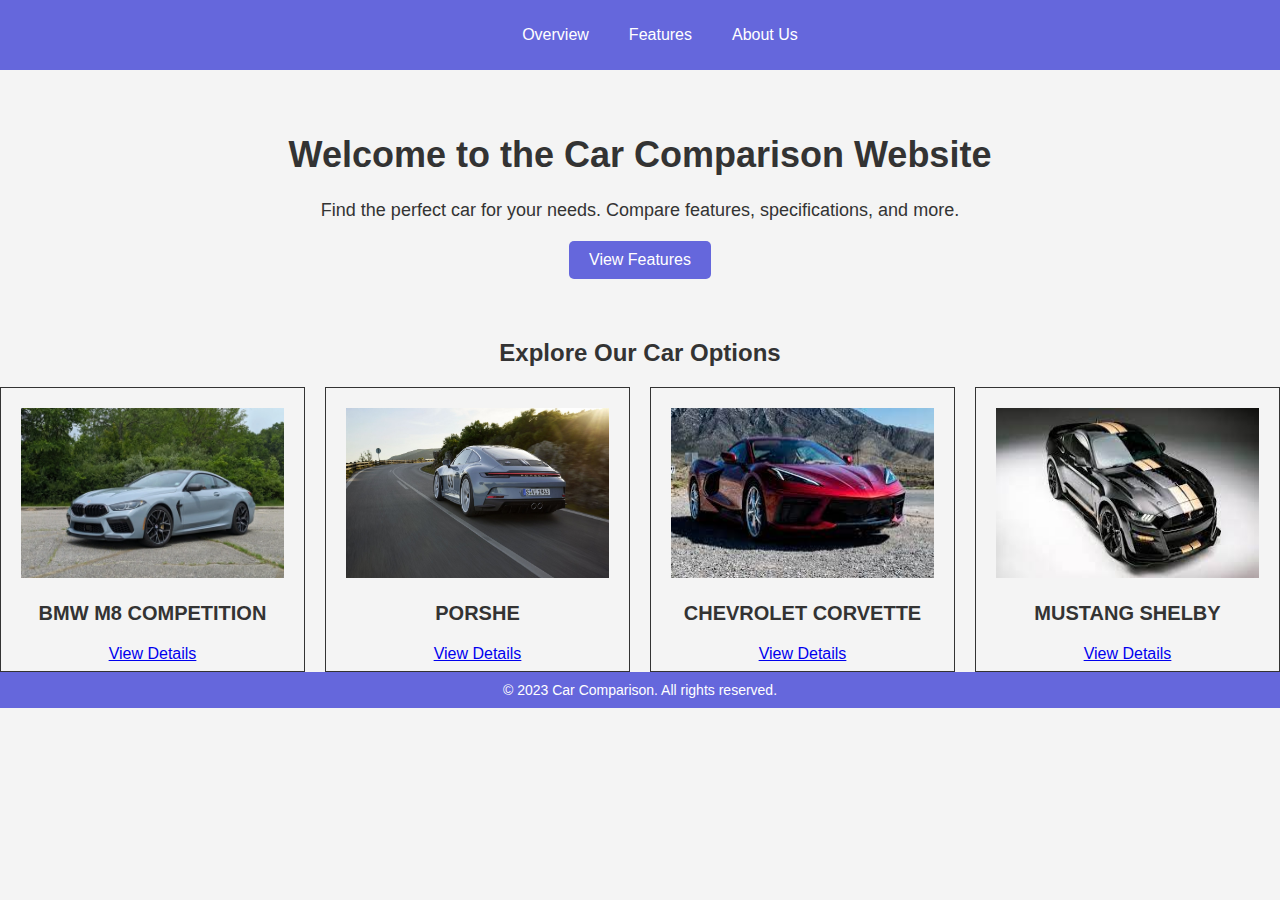
<file: web-assignment5/home.html>
<!DOCTYPE html>
<html lang="en">
<head>
  <meta charset="UTF-8">
  <meta name="viewport" content="width=device-width, initial-scale=1.0">
  <title>Car Comparison</title>
  <link rel="stylesheet" href="css/home.css">
  <link rel="icon" type="image/jpg" href="pcqr56EXi-removebg-preview.png">
</head>
<body>
  <header class="header-1">
    <nav class="nav-bar">
      <ul>
        <li><a href="home.html">Overview</a></li>
        <li><a href="features.html">Features</a></li>
        <li><a href="aboutus.html">About Us</a></li>
      </ul>
    </nav>
  </header>

  <section class="home-content">
    <h1>Welcome to the Car Comparison Website</h1>
    <p>Find the perfect car for your needs. Compare features, specifications, and more.</p>
    <a href="features.html" class="btn">View Features</a>
  </section>

  <section class="car-options">
    <h2>Explore Our Car Options</h2>
    <div class="car-grid">
      <div class="car-item">
        <img src="bmw overview.webp" alt="Car 1">
        <h3>BMW M8 COMPETITION</h3>
        <a href="features.html#bmw">View Details</a>

      </div>
      <div class="car-item">
        <img src="porshe overview.jpeg" alt="Car 2">
        <h3>PORSHE</h3>
        <a href="features.html#bmw">View Details</a>
      </div>
      <div class="car-item">
        <img src="corvette overview.jpeg" alt="Car 3">
        <h3>CHEVROLET CORVETTE</h3>
        <a href="features.html#bmw">View Details</a>
      </div>
      <div class="car-item">
        <img src="shelby overview.jpeg" alt="Car 4">
        <h3>MUSTANG SHELBY</h3>
        <a href="features.html#bmw">View Details</a>
      </div>
    </div>
  </section>

  <footer>
    &copy; 2023 Car Comparison. All rights reserved.
  </footer>
  <script> 

  // JavaScript for handling anchor links
document.addEventListener('DOMContentLoaded', function () {
    // Get all the "View Details" links
    var viewDetailsLinks = document.querySelectorAll('a[href^="#"]');
  
    // Handle click events on the links
    for (var i = 0; i < viewDetailsLinks.length; i++) {
      viewDetailsLinks[i].addEventListener('click', function (event) {
        event.preventDefault(); // Prevent default link behavior
        var targetId = this.getAttribute('href').substring(1); // Get the target ID
  
        // Find the target element with the matching ID
        var targetElement = document.getElementById(targetId);
  
        if (targetElement) {
          // Scroll to the target element
          targetElement.scrollIntoView({ behavior: 'smooth' });
  
          // Add a CSS class to highlight the target element
          targetElement.classList.add('highlight');
        }
      });
    }
  });
  
</script>
</body>
</html>
</file>
<file: aboutus.css>
body {
    margin: 0;
    padding: 0;
    background-image: url(aboutus.avif);
    background-repeat: no-repeat;
    background-attachment: fixed;
  background-size: cover;
   
    
}
header {
    background-color: rgba(196, 136, 136, 0.7); 
    padding: 5px;;
}
nav ul {
    list-style-type: none;
    
}
nav li {
    display: inline;
    margin-right: 20px;
}
nav a {
    text-decoration: none;
    color: white;
    
}
p{
    text-align: center;
    margin-left: 10%;
    margin-right: 10%;
    font-size: 125%;
}
h2{
    text-align: center;
    font-style: italic;
}
.container {

margin-left: 33%;
}


input {
    width: 50%;
    padding: 12px 20px;
    margin: 8px 0;
    box-sizing: border-box;
    border: 3px solid #ccc;
    outline: none;
    
  }
 
select {width: 50%;
    padding: 12px 20px;
    margin: 8px 0;
    box-sizing: border-box;
    border: 3px solid #ccc;
    outline: none;
    
}
.submit {
    cursor: pointer;
}
.submit:hover {
    background-color: rgb(129, 241, 129);
}
button {
    width: 50%;
    padding: 12px 20px;
    margin: 8px 0;
    box-sizing: border-box;
    border: 3px solid #ccc;
    outline: none;
}
</file>
<file: camera.css>
body {
    margin: 0;
    padding: 0;
    
    background-image: url('background-black.jpeg');
   
    
       
}
h1 {
    color: white;
    text-align: center;
    
}
p{
   
    color: white;
    text-align: center;
    font-style: italic;
}
.container{
    position: relative;
    height: 100vh;
}
video {
    position: relative;
    top: 0%;
    left: 0;
    width: 100%;
    height: 100%;
    object-fit: cover;
    
}
.zoom {
    position: relative;
    object-fit: cover;
    border-radius: 30px;
    left: 0;
    width: 40%;
    height: 100%;

}

.main{
    width: 100%;

}

header {
    background-color: rgba(196, 136, 136, 0.7); 
    padding: 5px;
    
}
nav ul {
    list-style-type: none;
   
    
}
nav li {
    display: inline;
    margin-right: 20px;
}
nav a {
    text-decoration: none;
    color: white;
    
}
.container-2 {
    display: flex;
    color: white;
    text-align: center;
    
}
.container-3{
    margin: 0;
    padding: 0;
    
    
}
.video-3 {
    position: relative;
    object-fit: cover;
    
    float: right;
    left: 0;
    width: 40%;
    height: 100%;
    border-radius: 30px;

}

.h2 {
    color: white;
    text-align: center;
    margin: auto;
    padding-top: 20%;
    font-style: italic;
    text-indent: 50px;
    

}
.container-4{
    display:flex;
    margin-top: 25%;
    text-align: center;
    color: white;
    font-style: italic;
    text-indent: 50px;
    
}
.macrofocus {
    width: 40%;
    border-radius: 30px;
}
</file>
<file: features.css>
body {
    margin: 0;
    padding: 0;
    
   
    
       
}
.main{
    width: 100%;

}

header {
    background-color: rgba(196, 136, 136, 0.7); 
    padding: 5px;
    
}
nav ul {
    list-style-type: none;
  
    
}
nav li {
    display: inline;
    margin-right: 20px;
}
nav a {
    text-decoration: none;
    color: white;
    
}
.container{
padding-left: 20%;
    display: flex;
    
    
    
}
hr {
    width: 70%;
    margin-left: auto;
    margin-right: auto;
    opacity: 0.4;
    

    }
p{
    text-align: center;
    margin-top: 50px;
    opacity: 0.6;
   text-transform: uppercase;
   
   
}

.colors {
    display: block;
    margin-left: auto;
    margin-right: auto;
    width:20%
}

.pixel7 {
   width: 37%;
   height: auto;
}
.Dimensions {
    
    padding-left: 25%;
}
table {
    text-align: center;
width: 100vh;

padding-left: 12%;
width: 90%;



}
tr {
    height:35px;
    font-style: italic;
    font-family: Arial, Helvetica, sans-serif;
}
h1{
    text-align: center;
    font-family: Arial, Helvetica, sans-serif;
    margin-top: 5%;
    font-size: 40pX;
    opacity: 0.7;
}
</file>
<file: techspecs.css>
body {
    margin: 0;
    padding: 0;
    background-color: rgb(48, 48, 48)
}
header {
    background-color: rgba(196, 136, 136, 0.7); 
    padding: 5px;;
}
nav ul {
    list-style-type: none;
    
}
nav li {
    display: inline;
    margin-right: 20px;
}
nav a {
    text-decoration: none;
    color: white;
    
}
h2 {
    color: white;
    text-align: center;
    
}
table {
    margin-left: 20%;
    margin-right: 20%;
    margin-top: 5%;
}
.icons{
    width: 30px;
    padding-left: 40%;
}

p{
    color: white;
    font-style: italic;
    text-align: center;
    
}
</file>
<file: Assignment-3/table.css>
#myTable input {
	margin-left: 5px;
}

#myTable {
	border:2px solid green;
	border-collapse: collapse;
	margin: 30px 30px 20px 40px;
}
#myTable td, th {
	border:1px solid green;
	padding: 5px;
}
#myTable th {
	color: #fff;
	background-color: #a7c942;
}
#button {
	color:#fff;
	background-color:grey;
	border-radius: 3px;
	border:2px solid grey;
	margin-left: 180px;
	cursor:no-drop;
}
.delete-header,.edit-header{
	display: none;
}
.checked-checkbox {
	background-color: yellow;
}
</file>
<file: Assignment-3/style.css>
body {
  font-family: 'Helvetica Neue', 'Helvetica', sans-serif;
}

.socialmediaicons ul {
  margin: 0;
  padding: 0;
  list-style: none;
}

.socialmediaicons ul li {
  display: inline-block;
  margin-left: 5px;
}

.socialmediaicons ul li img {
  width: 30px;
  border-radius: 50%;
}

.socialmediaicons{
	text-align: center;
}
</file>
<file: web-assignment5/css/aboutus.css>
p, h2 {
  text-align: center;
  margin-left: 10%;
  margin-right: 10%;
  font-size: 125%;
}

.container {
  margin-left: 33%;
}

input, select, button {
  width: 50%;
  padding: 12px 20px;
  margin: 8px 0;
  box-sizing: border-box;
  border: 3px solid #ccc;
  outline: none;
}

.submit {
  cursor: pointer;
}

body {
  margin: 0;
  padding: 0;
  background-image: url('aboutus.avif');
  background-repeat: no-repeat;
  background-attachment: fixed;
  background-size: cover;
}

header {
  background-color: rgba(40, 43, 210, 0.7);
  padding: 5px;
}

nav ul {
  list-style-type: none;
  text-align: center;
}
nav li {
  display: inline;
  margin-right: 20px;
}
nav a {
  text-decoration: none;
  color: white;
}

h2 {
  text-align: center;
  font-style: italic;
}

.submit:hover {
  background-color: rgb(129, 241, 129);
}/*# sourceMappingURL=aboutus.css.map */
</file>
<file: web-assignment5/css/features.css>
body {
  margin: 0;
  padding: 0;
}

.main {
  width: 100%;
  height: 100%;
}

header {
  background-color: rgba(40, 43, 210, 0.7);
  padding: 5px;
}

nav ul {
  list-style-type: none;
  text-align: center;
}
nav li {
  display: inline;
  margin-right: 20px;
}
nav a {
  text-decoration: none;
  color: white;
}

h1 {
  text-align: center;
  font-family: Arial, Helvetica, sans-serif;
  margin-top: 5%;
  font-size: 40px;
  opacity: 0.7;
}

.container {
  padding-left: 20%;
  display: flex;
}

hr {
  width: 70%;
  margin-left: auto;
  margin-right: auto;
  opacity: 0.4;
}

p {
  text-align: center;
  margin-top: 50px;
  opacity: 0.6;
  text-transform: uppercase;
}

.colors {
  display: block;
  margin-left: auto;
  margin-right: auto;
  width: 20%;
}

.pixel7 {
  width: 37%;
  height: auto;
}

.Dimensions {
  padding-left: 25%;
}

.image-grid {
  display: grid;
  grid-template-columns: repeat(2, 1fr);
  gap: 20px;
  padding: 20px;
}

.image-container {
  position: relative;
}
.image-container img {
  width: 100%;
  height: 100%;
}
.image-container .caption {
  position: absolute;
  bottom: 0;
  left: 0;
  right: 0;
  background: rgba(0, 0, 0, 0.7);
  color: white;
  text-align: center;
  padding: 10px;
  font-size: 16px;
}

.comparison-container {
  display: flexbox;
  justify-content: space-around;
  align-items: flex-start;
  flex-wrap: wrap;
  display: inline-flex;
}
.comparison-container .comparison-item {
  flex: 1;
  border: 1px solid #ddd;
  padding: 20px;
  margin: 10px;
  text-align: left;
  box-shadow: 0px 2px rgba(0, 0, 0, 0.1);
  transition: transform 0.2s ease-in-out;
}
.comparison-container .comparison-item:hover {
  transform: translateY(-5px);
}
.comparison-container .comparison-item h2 {
  color: #333;
  font-size: 20px;
  margin: 0;
}
.comparison-container .comparison-item ul {
  list-style: none;
  padding: 0;
  margin: 0;
}
.comparison-container .comparison-item ul li {
  color: #666;
  font-size: 20px;
  margin: 10px 0;
}

footer {
  text-align: center;
}/*# sourceMappingURL=features.css.map */
</file>
<file: web-assignment5/css/home.css>
body {
  margin: 0;
  padding: 0;
  font-family: Arial, Helvetica, sans-serif;
  background-color: #f4f4f4;
  color: #333;
}

header {
  background-color: rgba(40, 43, 210, 0.7);
  color: white;
  padding: 10px 0;
}

.nav-bar ul {
  list-style-type: none;
  display: flex;
  justify-content: center;
}
.nav-bar ul li {
  margin: 0 20px;
}
.nav-bar ul li a {
  text-decoration: none;
  color: white;
}

.home-content {
  text-align: center;
  padding: 40px 0;
}
.home-content h1 {
  font-size: 36px;
}
.home-content p {
  font-size: 18px;
  margin: 20px 0;
}
.home-content .btn {
  display: inline-block;
  padding: 10px 20px;
  background-color: rgba(40, 43, 210, 0.7);
  color: white;
  text-decoration: none;
  border: none;
  font-size: 16px;
  border-radius: 5px;
  transition: background-color 0.3s;
}
.home-content .btn:hover {
  background-color: rgba(32, 34, 167, 0.7);
}

.car-options {
  text-align: center;
}
.car-options h2 {
  font-size: 24px;
  margin: 20px 0;
}
.car-options .car-grid {
  display: grid;
  grid-template-columns: repeat(4, 1fr);
  gap: 20px;
}
.car-options .car-grid .car-item {
  border: 1px solid #333;
  padding: 20px;
  text-align: center;
}
.car-options .car-grid .car-item img {
  width: 100%;
  height: 70%;
}
.car-options .car-grid .car-item h3 {
  font-size: 20px;
}
.car-options .car-grid .car-item p {
  margin: 10px 0;
  font-size: 16px;
  color: rgba(40, 43, 210, 0.7);
  text-decoration: none;
}
.car-options .car-grid .car-item p:hover {
  text-decoration: underline;
}

footer {
  text-align: center;
  padding: 10px 0;
  background-color: rgba(40, 43, 210, 0.7);
  color: white;
  font-size: 14px;
}

@media (max-width: 768px) {
  .car-grid {
    grid-template-columns: repeat(2, 1fr);
  }
}
.car-item {
  border: 1px solid #333;
  padding: 20px;
  text-align: center;
}
.car-item img {
  width: 100%;
  height: 70%;
  transition: transform 0.3s;
}
.car-item h3 {
  font-size: 20px;
}
.car-item p {
  margin: 10px 0;
  font-size: 16px;
  color: rgba(40, 43, 210, 0.7);
  text-decoration: none;
}
.car-item p:hover {
  text-decoration: underline;
  cursor: pointer;
}
.car-item:hover img {
  transform: scale(1.1);
}/*# sourceMappingURL=home.css.map */
</file>
